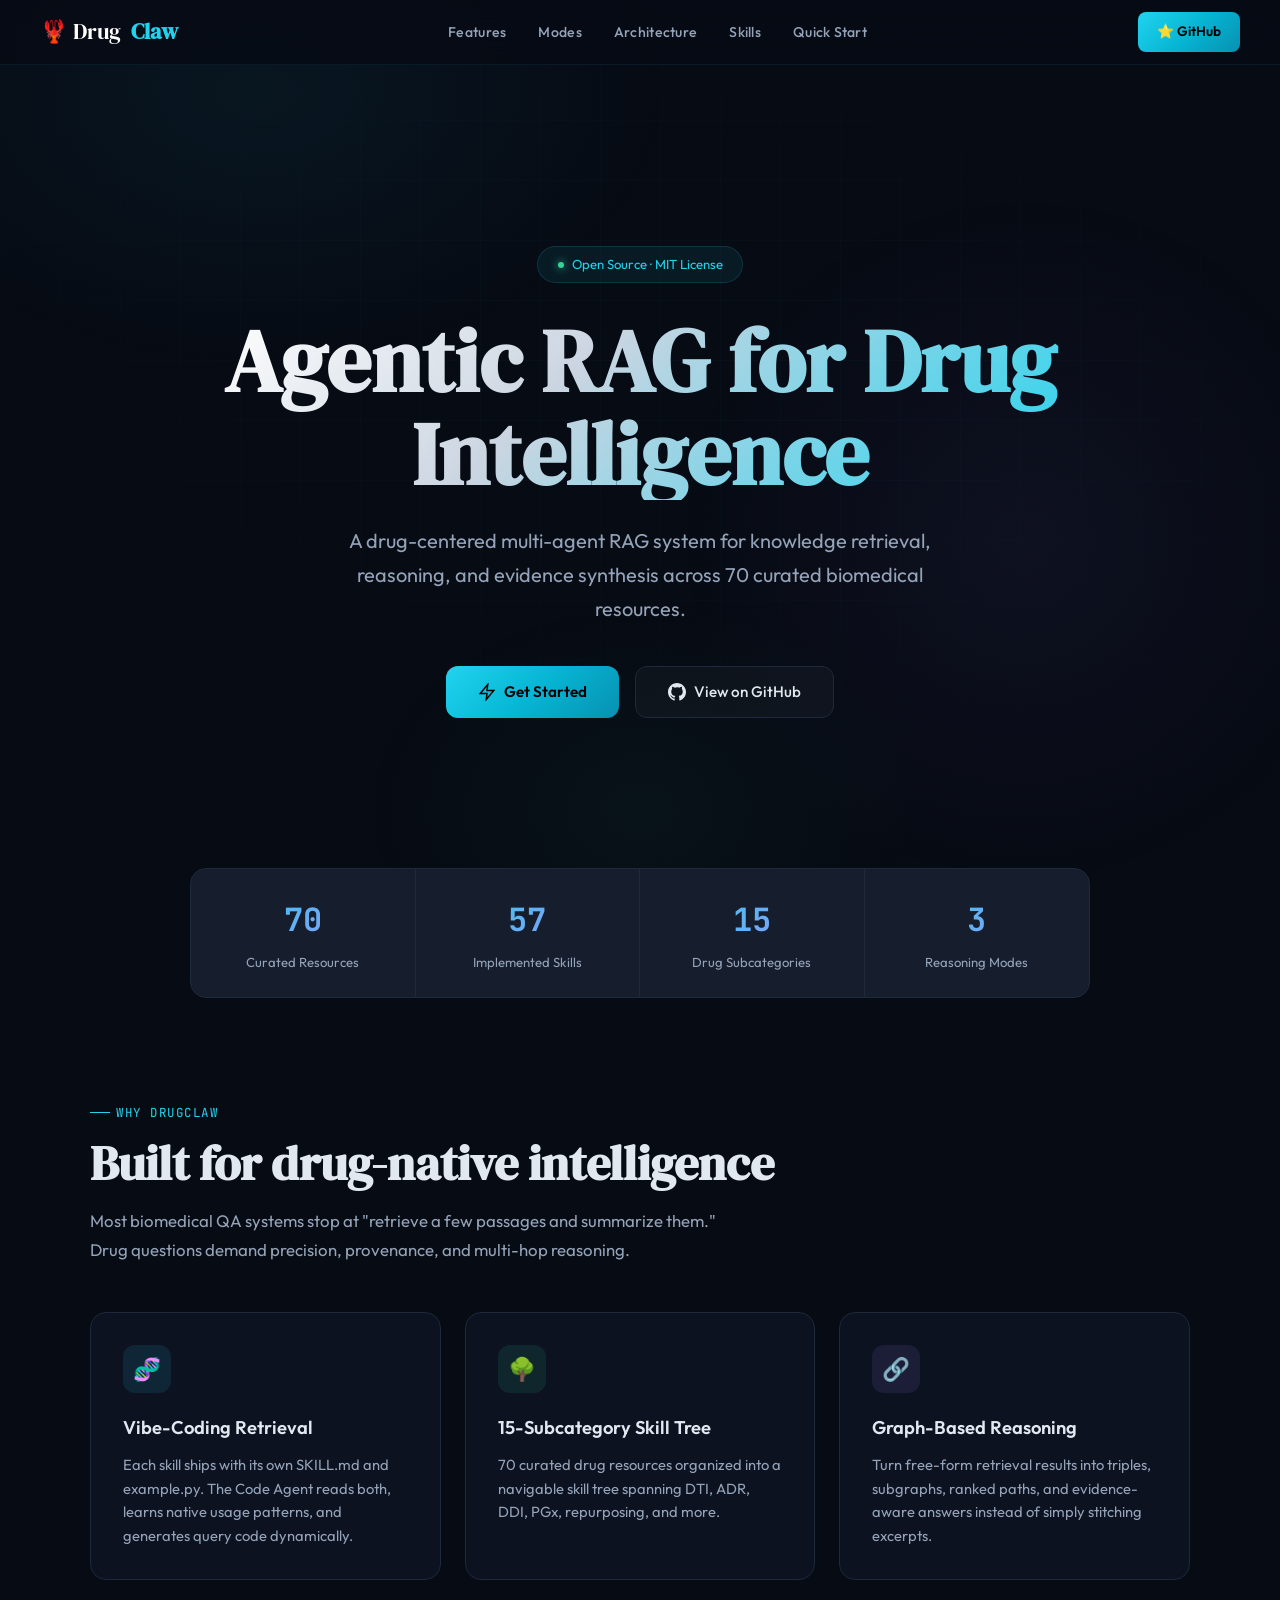
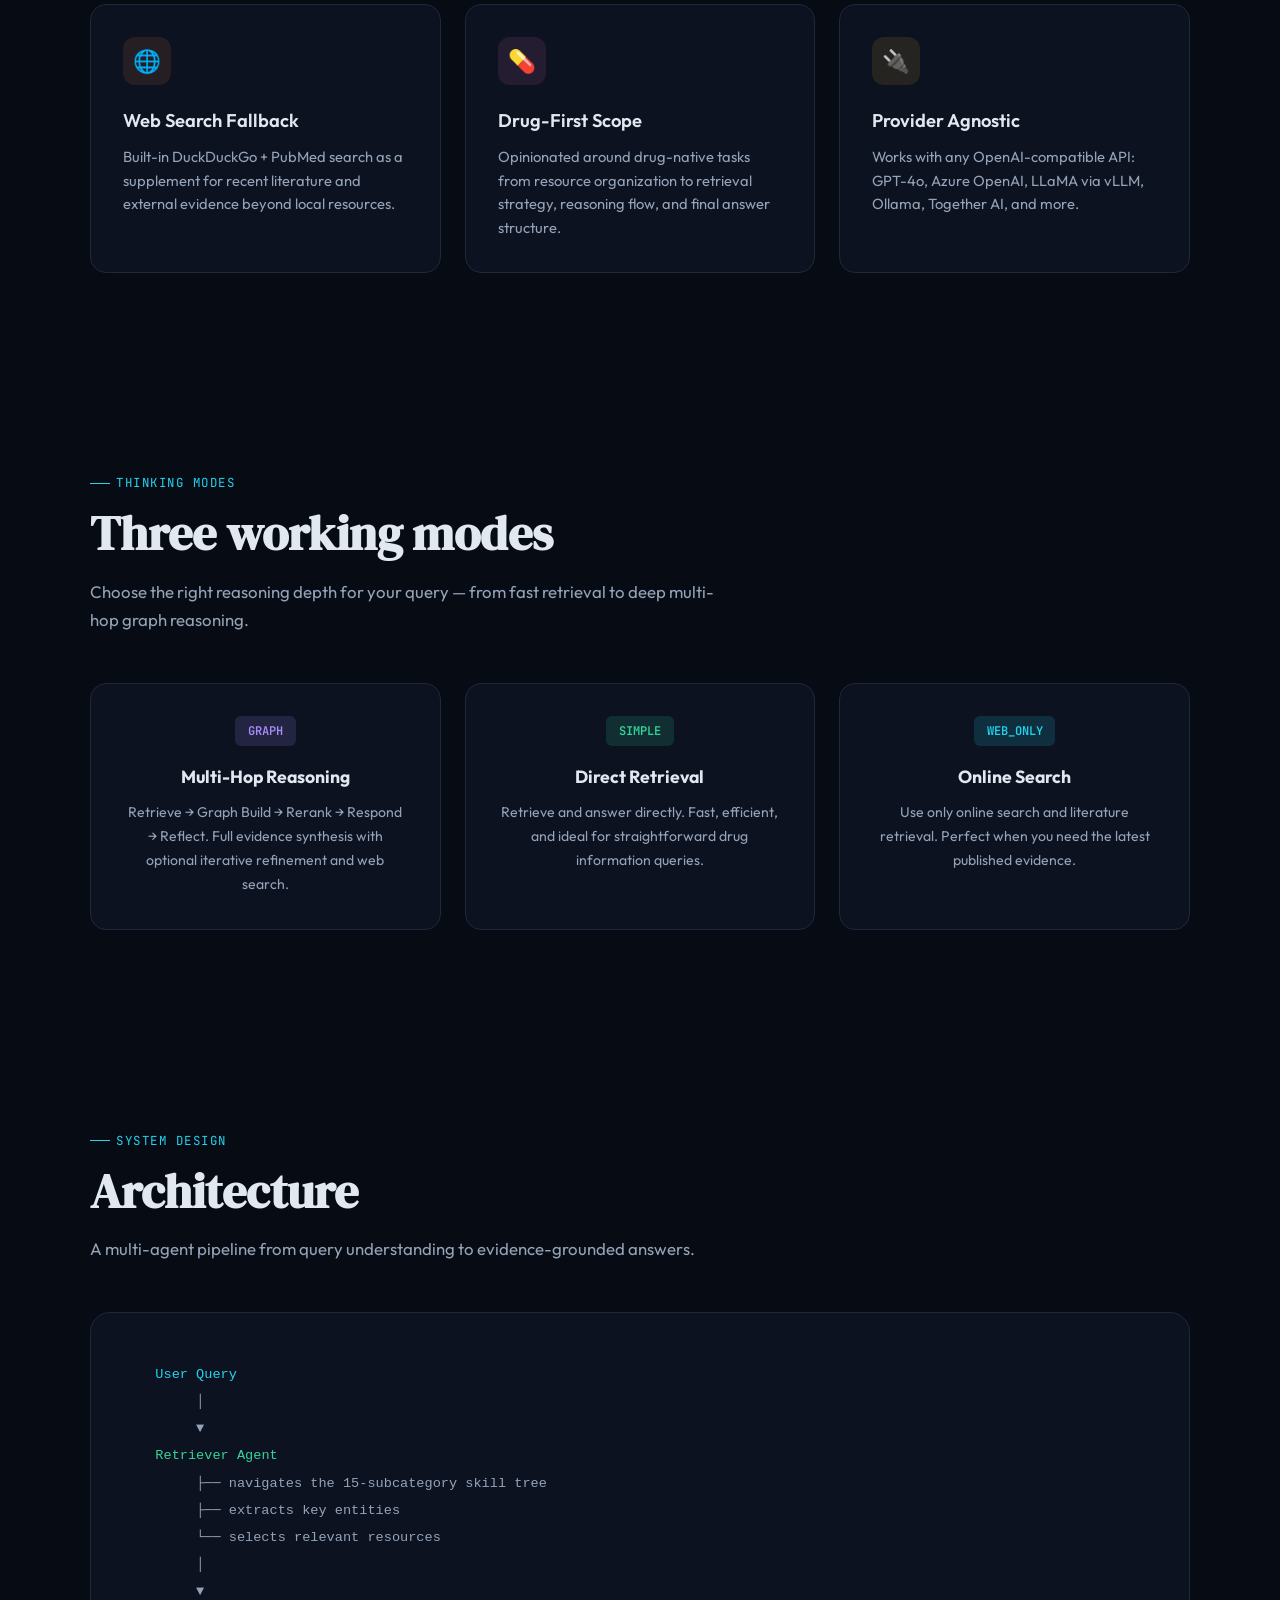
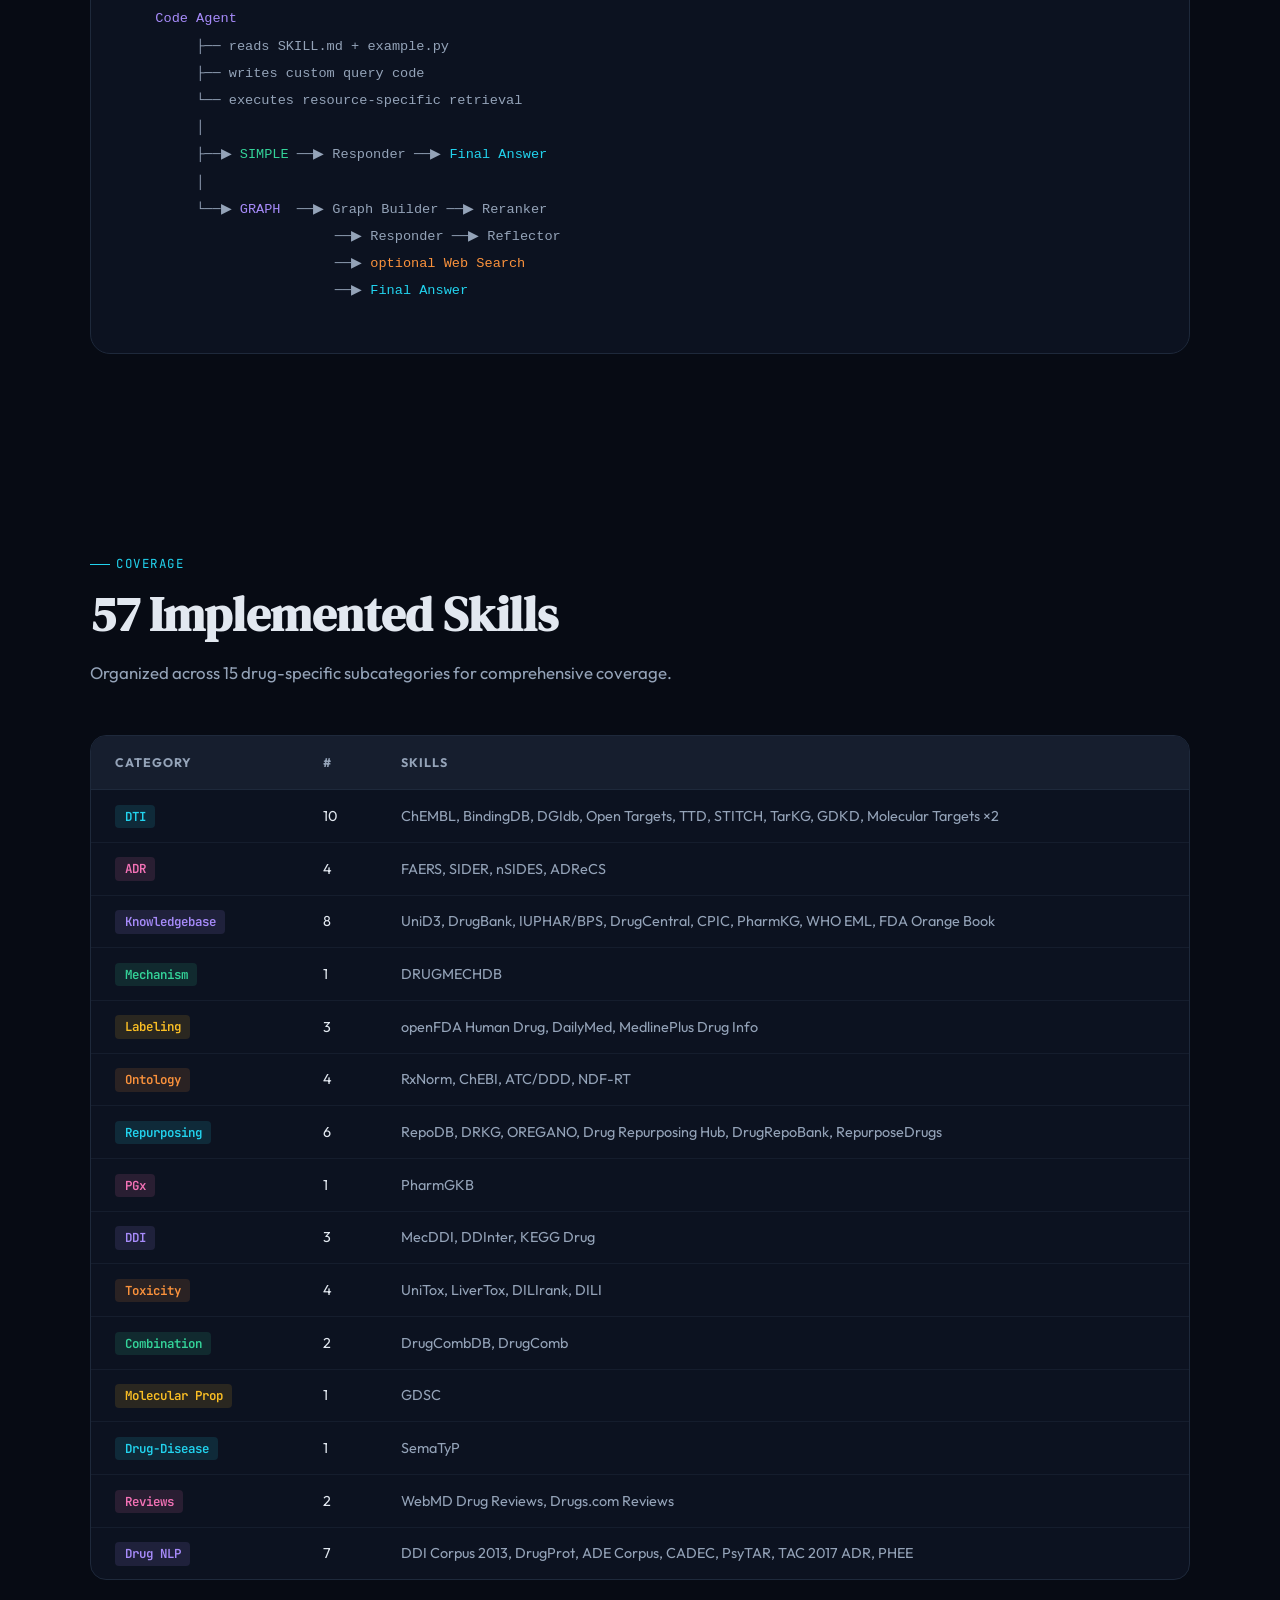
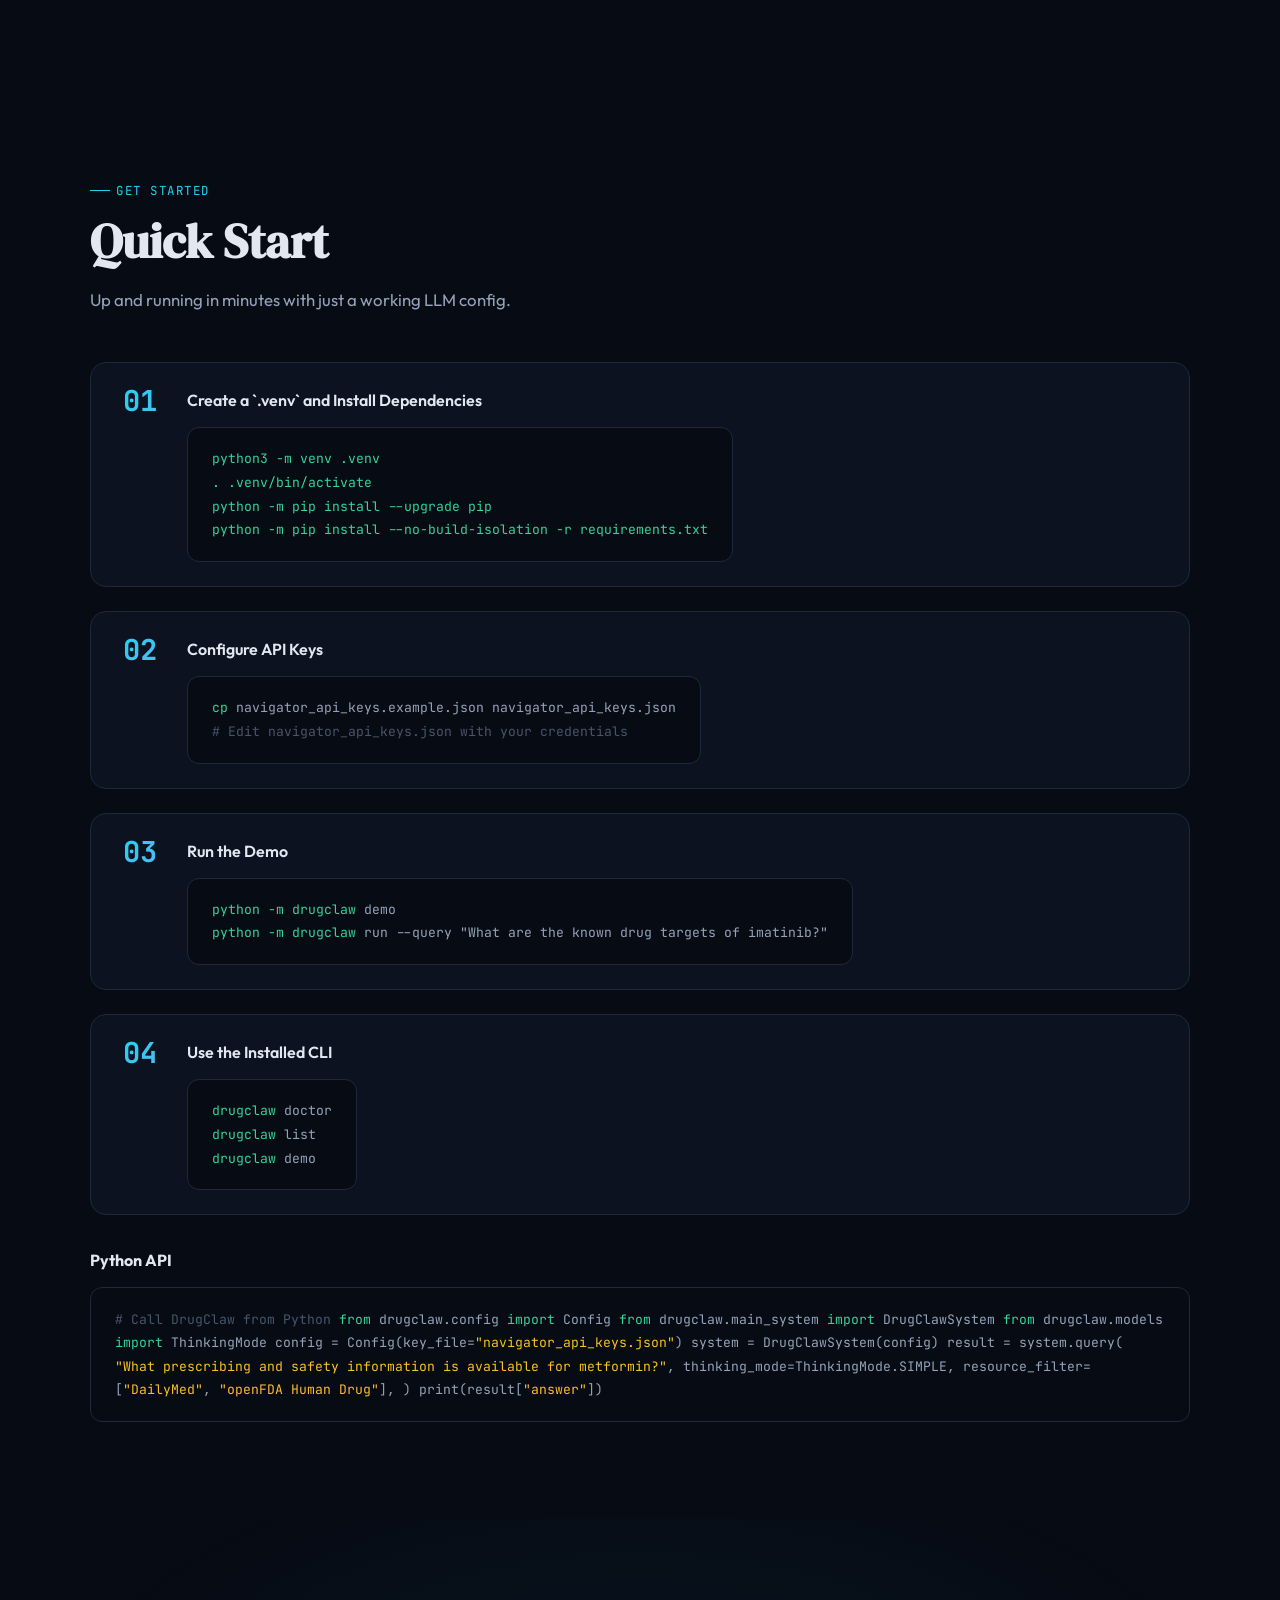
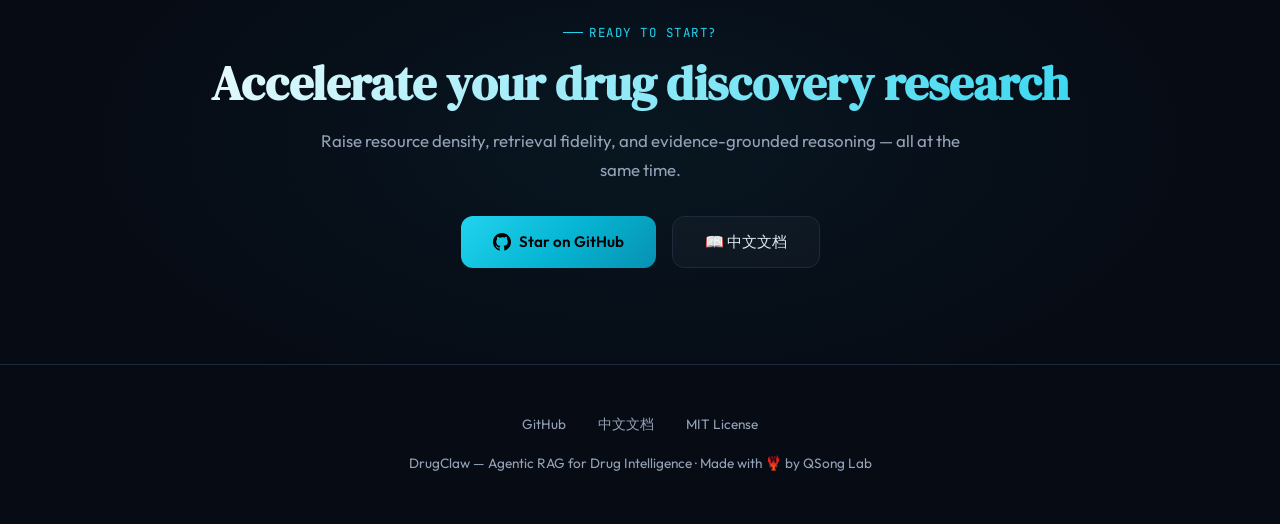
<file: docs/index.html>
<!DOCTYPE html>
<html lang="en">
<head>
<meta charset="UTF-8">
<meta name="viewport" content="width=device-width, initial-scale=1.0">
<title>DrugClaw — Agentic RAG for Drug Intelligence</title>
<link rel="preconnect" href="https://fonts.googleapis.com">
<link href="https://fonts.googleapis.com/css2?family=DM+Serif+Display&family=JetBrains+Mono:wght@400;500&family=Outfit:wght@300;400;500;600;700&display=swap" rel="stylesheet">
<style>
  *,*::before,*::after{box-sizing:border-box;margin:0;padding:0}
  :root{
    --bg:#070b14;
    --bg2:#0c1220;
    --bg3:#111827;
    --surface:#161e2e;
    --border:#1e293b;
    --text:#e2e8f0;
    --text-muted:#94a3b8;
    --accent:#22d3ee;
    --accent2:#06b6d4;
    --green:#34d399;
    --purple:#a78bfa;
    --orange:#fb923c;
    --pink:#f472b6;
    --yellow:#fbbf24;
    --grad1:linear-gradient(135deg,#22d3ee 0%,#06b6d4 50%,#0891b2 100%);
    --grad2:linear-gradient(135deg,#22d3ee 0%,#a78bfa 100%);
    --glow:0 0 30px rgba(34,211,238,0.15);
  }
  html{scroll-behavior:smooth}
  body{
    font-family:'Outfit',sans-serif;
    background:var(--bg);
    color:var(--text);
    line-height:1.7;
    overflow-x:hidden;
  }
  a{color:var(--accent);text-decoration:none;transition:color .2s}
  a:hover{color:#67e8f9}

  /* ── ANIMATED BG ── */
  .bg-grid{
    position:fixed;inset:0;z-index:0;pointer-events:none;
    background-image:
      radial-gradient(ellipse 600px 400px at 20% 10%,rgba(34,211,238,0.06) 0%,transparent 70%),
      radial-gradient(ellipse 500px 500px at 80% 60%,rgba(167,139,250,0.05) 0%,transparent 70%),
      radial-gradient(ellipse 400px 300px at 50% 90%,rgba(52,211,153,0.04) 0%,transparent 70%);
  }
  .bg-grid::after{
    content:'';position:absolute;inset:0;
    background-image:
      linear-gradient(rgba(34,211,238,0.03) 1px,transparent 1px),
      linear-gradient(90deg,rgba(34,211,238,0.03) 1px,transparent 1px);
    background-size:60px 60px;
    mask-image:radial-gradient(ellipse 80% 60% at 50% 40%,black,transparent);
  }

  /* ── NAV ── */
  nav{
    position:fixed;top:0;left:0;right:0;z-index:100;
    backdrop-filter:blur(20px);
    background:rgba(7,11,20,0.8);
    border-bottom:1px solid rgba(34,211,238,0.08);
    padding:0 2rem;
  }
  .nav-inner{
    max-width:1200px;margin:0 auto;
    display:flex;align-items:center;justify-content:space-between;
    height:64px;
  }
  .nav-logo{
    font-family:'DM Serif Display',serif;
    font-size:1.4rem;color:#fff;
    display:flex;align-items:center;gap:.6rem;
  }
  .nav-logo .claw{color:var(--accent);font-weight:700}
  .nav-links{display:flex;gap:2rem;list-style:none}
  .nav-links a{
    color:var(--text-muted);font-size:.88rem;font-weight:500;
    letter-spacing:.02em;transition:color .2s;
  }
  .nav-links a:hover{color:#fff}
  .nav-cta{
    background:var(--grad1);color:#000;
    padding:.5rem 1.2rem;border-radius:8px;
    font-weight:600;font-size:.85rem;
    transition:transform .2s,box-shadow .2s;
  }
  .nav-cta:hover{
    transform:translateY(-1px);
    box-shadow:0 4px 20px rgba(34,211,238,0.3);
    color:#000;
  }

  /* ── HERO ── */
  .hero{
    position:relative;z-index:1;
    min-height:100vh;
    display:flex;align-items:center;justify-content:center;
    text-align:center;
    padding:8rem 2rem 4rem;
  }
  .hero-content{max-width:860px}

  .hero-badge{
    display:inline-flex;align-items:center;gap:.5rem;
    background:rgba(34,211,238,0.08);
    border:1px solid rgba(34,211,238,0.15);
    border-radius:100px;padding:.4rem 1.2rem;
    font-size:.82rem;color:var(--accent);
    margin-bottom:2rem;
    animation:fadeUp .8s ease both;
  }
  .hero-badge .dot{
    width:6px;height:6px;border-radius:50%;
    background:var(--green);
    box-shadow:0 0 8px var(--green);
    animation:pulse 2s infinite;
  }

  .hero h1{
    font-family:'DM Serif Display',serif;
    font-size:clamp(3rem,7vw,5.5rem);
    line-height:1.05;
    background:linear-gradient(135deg,#fff 0%,#cbd5e1 40%,var(--accent) 100%);
    -webkit-background-clip:text;-webkit-text-fill-color:transparent;
    margin-bottom:1.5rem;
    animation:fadeUp .8s .1s ease both;
  }
  .hero p{
    font-size:clamp(1.05rem,2vw,1.25rem);
    color:var(--text-muted);
    max-width:640px;margin:0 auto 2.5rem;
    animation:fadeUp .8s .2s ease both;
  }
  .hero-actions{
    display:flex;gap:1rem;justify-content:center;flex-wrap:wrap;
    animation:fadeUp .8s .3s ease both;
  }
  .btn-primary{
    background:var(--grad1);color:#000;
    padding:.75rem 2rem;border-radius:12px;
    font-weight:600;font-size:.95rem;
    display:inline-flex;align-items:center;gap:.5rem;
    transition:transform .2s,box-shadow .2s;
  }
  .btn-primary:hover{
    transform:translateY(-2px);color:#000;
    box-shadow:0 8px 30px rgba(34,211,238,0.25);
  }
  .btn-secondary{
    border:1px solid var(--border);
    color:var(--text);padding:.75rem 2rem;border-radius:12px;
    font-weight:500;font-size:.95rem;
    display:inline-flex;align-items:center;gap:.5rem;
    transition:all .2s;background:rgba(255,255,255,0.03);
  }
  .btn-secondary:hover{
    border-color:var(--accent);color:#fff;
    background:rgba(34,211,238,0.05);
  }

  /* ── STATS BAR ── */
  .stats-bar{
    position:relative;z-index:1;
    max-width:900px;margin:-2rem auto 0;
    display:grid;grid-template-columns:repeat(4,1fr);
    background:var(--surface);
    border:1px solid var(--border);
    border-radius:16px;
    overflow:hidden;
    animation:fadeUp .8s .4s ease both;
  }
  .stat{
    padding:1.5rem;text-align:center;
    border-right:1px solid var(--border);
    transition:background .3s;
  }
  .stat:last-child{border-right:none}
  .stat:hover{background:rgba(34,211,238,0.03)}
  .stat-num{
    font-family:'JetBrains Mono',monospace;
    font-size:2rem;font-weight:700;
    background:var(--grad2);
    -webkit-background-clip:text;-webkit-text-fill-color:transparent;
  }
  .stat-label{font-size:.82rem;color:var(--text-muted);margin-top:.2rem}

  /* ── SECTIONS ── */
  section{position:relative;z-index:1;padding:6rem 2rem}
  .container{max-width:1100px;margin:0 auto}
  .section-label{
    display:inline-flex;align-items:center;gap:.4rem;
    font-family:'JetBrains Mono',monospace;
    font-size:.78rem;color:var(--accent);
    text-transform:uppercase;letter-spacing:.12em;
    margin-bottom:.8rem;
  }
  .section-label::before{
    content:'';width:20px;height:1px;background:var(--accent);
  }
  .section-title{
    font-family:'DM Serif Display',serif;
    font-size:clamp(2rem,4vw,3rem);
    line-height:1.15;margin-bottom:1rem;
  }
  .section-desc{
    font-size:1.05rem;color:var(--text-muted);
    max-width:640px;margin-bottom:3rem;
  }

  /* ── FEATURES GRID ── */
  .features-grid{
    display:grid;
    grid-template-columns:repeat(auto-fit,minmax(300px,1fr));
    gap:1.5rem;
  }
  .feature-card{
    background:var(--bg2);
    border:1px solid var(--border);
    border-radius:16px;
    padding:2rem;
    transition:all .3s;
    position:relative;overflow:hidden;
  }
  .feature-card::before{
    content:'';position:absolute;top:0;left:0;right:0;
    height:2px;background:var(--grad1);
    opacity:0;transition:opacity .3s;
  }
  .feature-card:hover{
    border-color:rgba(34,211,238,0.2);
    transform:translateY(-4px);
    box-shadow:var(--glow);
  }
  .feature-card:hover::before{opacity:1}
  .feature-icon{
    width:48px;height:48px;border-radius:12px;
    display:flex;align-items:center;justify-content:center;
    font-size:1.4rem;margin-bottom:1.2rem;
  }
  .feature-card h3{font-size:1.15rem;font-weight:600;margin-bottom:.6rem}
  .feature-card p{font-size:.92rem;color:var(--text-muted);line-height:1.6}

  .ic-cyan{background:rgba(34,211,238,0.1)}
  .ic-green{background:rgba(52,211,153,0.1)}
  .ic-purple{background:rgba(167,139,250,0.1)}
  .ic-orange{background:rgba(251,146,60,0.1)}
  .ic-pink{background:rgba(244,114,182,0.1)}
  .ic-yellow{background:rgba(251,191,36,0.1)}

  /* ── MODES ── */
  .modes-grid{
    display:grid;grid-template-columns:repeat(3,1fr);gap:1.5rem;
  }
  .mode-card{
    background:var(--bg2);
    border:1px solid var(--border);
    border-radius:16px;padding:2rem;
    text-align:center;transition:all .3s;
  }
  .mode-card:hover{
    border-color:rgba(34,211,238,0.2);
    transform:translateY(-4px);box-shadow:var(--glow);
  }
  .mode-tag{
    display:inline-block;
    font-family:'JetBrains Mono',monospace;
    font-size:.75rem;font-weight:600;
    padding:.3rem .8rem;border-radius:6px;
    margin-bottom:1rem;
  }
  .mode-graph .mode-tag{background:rgba(167,139,250,0.15);color:var(--purple)}
  .mode-simple .mode-tag{background:rgba(52,211,153,0.15);color:var(--green)}
  .mode-web .mode-tag{background:rgba(34,211,238,0.15);color:var(--accent)}
  .mode-card h3{font-size:1.1rem;margin-bottom:.6rem}
  .mode-card p{font-size:.88rem;color:var(--text-muted)}

  /* ── ARCHITECTURE ── */
  .arch-box{
    background:var(--bg2);border:1px solid var(--border);
    border-radius:20px;padding:3rem;
    font-family:'JetBrains Mono',monospace;
    font-size:.85rem;line-height:2;
    color:var(--text-muted);
    overflow-x:auto;
    position:relative;
  }
  .arch-box .hl{color:var(--accent);font-weight:500}
  .arch-box .hl2{color:var(--green);font-weight:500}
  .arch-box .hl3{color:var(--purple);font-weight:500}
  .arch-box .hl4{color:var(--orange);font-weight:500}

  /* ── SKILLS TABLE ── */
  .skills-table-wrap{
    background:var(--bg2);border:1px solid var(--border);
    border-radius:16px;overflow:hidden;
  }
  .skills-table{width:100%;border-collapse:collapse}
  .skills-table th{
    text-align:left;padding:1rem 1.5rem;
    font-size:.78rem;text-transform:uppercase;
    letter-spacing:.08em;color:var(--text-muted);
    background:var(--surface);
    border-bottom:1px solid var(--border);
  }
  .skills-table td{
    padding:.85rem 1.5rem;
    border-bottom:1px solid rgba(30,41,59,0.5);
    font-size:.9rem;
  }
  .skills-table tr:last-child td{border-bottom:none}
  .skills-table tr:hover td{background:rgba(34,211,238,0.02)}
  .cat-tag{
    font-family:'JetBrains Mono',monospace;
    font-size:.78rem;font-weight:600;
    padding:.2rem .6rem;border-radius:4px;
    white-space:nowrap;
  }
  .ct-dti{background:rgba(34,211,238,0.12);color:var(--accent)}
  .ct-adr{background:rgba(244,114,182,0.12);color:var(--pink)}
  .ct-kb{background:rgba(167,139,250,0.12);color:var(--purple)}
  .ct-mech{background:rgba(52,211,153,0.12);color:var(--green)}
  .ct-label{background:rgba(251,191,36,0.12);color:var(--yellow)}
  .ct-onto{background:rgba(251,146,60,0.12);color:var(--orange)}
  .ct-repo{background:rgba(34,211,238,0.12);color:var(--accent)}
  .ct-pgx{background:rgba(244,114,182,0.12);color:var(--pink)}
  .ct-ddi{background:rgba(167,139,250,0.12);color:var(--purple)}
  .ct-tox{background:rgba(251,146,60,0.12);color:var(--orange)}
  .ct-comb{background:rgba(52,211,153,0.12);color:var(--green)}
  .ct-mol{background:rgba(251,191,36,0.12);color:var(--yellow)}
  .ct-dis{background:rgba(34,211,238,0.12);color:var(--accent)}
  .ct-rev{background:rgba(244,114,182,0.12);color:var(--pink)}
  .ct-nlp{background:rgba(167,139,250,0.12);color:var(--purple)}
  .skill-list{color:var(--text-muted);font-size:.85rem}

  /* ── QUICKSTART ── */
  .steps{display:flex;flex-direction:column;gap:1.5rem}
  .step{
    display:flex;gap:1.5rem;
    background:var(--bg2);border:1px solid var(--border);
    border-radius:16px;padding:1.5rem 2rem;
    transition:all .3s;
  }
  .step:hover{border-color:rgba(34,211,238,0.15)}
  .step-num{
    font-family:'JetBrains Mono',monospace;
    font-size:1.8rem;font-weight:700;
    background:var(--grad2);
    -webkit-background-clip:text;-webkit-text-fill-color:transparent;
    line-height:1;min-width:40px;
  }
  .step h3{font-size:1rem;font-weight:600;margin-bottom:.4rem}
  .step p{font-size:.9rem;color:var(--text-muted)}
  .step code{
    font-family:'JetBrains Mono',monospace;
    font-size:.82rem;
    background:rgba(34,211,238,0.08);
    color:var(--accent);
    padding:.15rem .5rem;border-radius:4px;
  }

  /* ── CODE BLOCK ── */
  .code-block{
    background:var(--bg);
    border:1px solid var(--border);
    border-radius:12px;
    padding:1.2rem 1.5rem;
    font-family:'JetBrains Mono',monospace;
    font-size:.82rem;
    line-height:1.8;
    overflow-x:auto;
    margin-top:.8rem;
    color:var(--text-muted);
  }
  .code-block .cmd{color:var(--green)}
  .code-block .comment{color:#475569}

  /* ── CTA ── */
  .cta-section{
    text-align:center;
    background:
      radial-gradient(ellipse 600px 300px at 50% 50%,rgba(34,211,238,0.06),transparent);
  }
  .cta-section .section-title{
    background:linear-gradient(135deg,#fff,var(--accent));
    -webkit-background-clip:text;-webkit-text-fill-color:transparent;
  }

  /* ── FOOTER ── */
  footer{
    position:relative;z-index:1;
    border-top:1px solid var(--border);
    padding:3rem 2rem;text-align:center;
    color:var(--text-muted);font-size:.85rem;
  }
  footer .foot-links{
    display:flex;gap:2rem;justify-content:center;
    margin-bottom:1rem;
  }
  footer a{color:var(--text-muted)}
  footer a:hover{color:var(--accent)}

  /* ── ANIMATIONS ── */
  @keyframes fadeUp{
    from{opacity:0;transform:translateY(24px)}
    to{opacity:1;transform:translateY(0)}
  }
  @keyframes pulse{
    0%,100%{opacity:1}50%{opacity:.4}
  }
  .fade-in{opacity:0;transform:translateY(30px);transition:all .7s ease}
  .fade-in.visible{opacity:1;transform:translateY(0)}

  /* ── RESPONSIVE ── */
  @media(max-width:768px){
    .nav-links{display:none}
    .stats-bar{grid-template-columns:repeat(2,1fr)}
    .stat{border-bottom:1px solid var(--border)}
    .modes-grid{grid-template-columns:1fr}
    .step{flex-direction:column;gap:.8rem}
    .hero{padding:7rem 1.5rem 4rem}
    .arch-box{padding:1.5rem;font-size:.75rem}
    .skills-table td,.skills-table th{padding:.7rem 1rem}
    section{padding:4rem 1.5rem}
  }

  /* ── MOLECULAR DECORATION ── */
  .molecule{
    position:absolute;border-radius:50%;pointer-events:none;
    animation:float 8s ease-in-out infinite;
  }
  @keyframes float{
    0%,100%{transform:translateY(0) rotate(0deg)}
    50%{transform:translateY(-20px) rotate(180deg)}
  }
</style>
</head>
<body>

<div class="bg-grid"></div>

<!-- NAV -->
<nav>
  <div class="nav-inner">
    <div class="nav-logo">🦞 Drug<span class="claw">Claw</span></div>
    <ul class="nav-links">
      <li><a href="#features">Features</a></li>
      <li><a href="#modes">Modes</a></li>
      <li><a href="#architecture">Architecture</a></li>
      <li><a href="#skills">Skills</a></li>
      <li><a href="#quickstart">Quick Start</a></li>
    </ul>
    <a href="https://github.com/QSong-github/DrugClaw" class="nav-cta" target="_blank">⭐ GitHub</a>
  </div>
</nav>

<!-- HERO -->
<section class="hero">
  <div class="hero-content">
    <div class="hero-badge">
      <span class="dot"></span>
      Open Source · MIT License
    </div>
    <h1>Agentic RAG for Drug Intelligence</h1>
    <p>A drug-centered multi-agent RAG system for knowledge retrieval, reasoning, and evidence synthesis across 70 curated biomedical resources.</p>
    <div class="hero-actions">
      <a href="#quickstart" class="btn-primary">
        <svg width="18" height="18" viewBox="0 0 24 24" fill="none" stroke="currentColor" stroke-width="2"><path d="M13 2L3 14h9l-1 8 10-12h-9l1-8z"/></svg>
        Get Started
      </a>
      <a href="https://github.com/QSong-github/DrugClaw" class="btn-secondary" target="_blank">
        <svg width="18" height="18" viewBox="0 0 24 24" fill="currentColor"><path d="M12 0C5.37 0 0 5.37 0 12c0 5.3 3.438 9.8 8.205 11.387.6.113.82-.258.82-.577v-2.234c-3.338.726-4.033-1.416-4.033-1.416-.546-1.387-1.333-1.756-1.333-1.756-1.089-.745.083-.73.083-.73 1.205.085 1.838 1.236 1.838 1.236 1.07 1.835 2.809 1.305 3.495.998.108-.776.418-1.305.762-1.604-2.665-.305-5.467-1.334-5.467-5.931 0-1.311.469-2.381 1.236-3.221-.124-.303-.535-1.524.117-3.176 0 0 1.008-.322 3.3 1.23A11.51 11.51 0 0112 5.803c1.02.005 2.047.138 3.006.404 2.29-1.552 3.297-1.23 3.297-1.23.653 1.652.242 2.873.118 3.176.77.84 1.235 1.91 1.235 3.221 0 4.609-2.807 5.624-5.479 5.921.43.372.823 1.102.823 2.222v3.293c0 .322.218.694.825.576C20.565 21.796 24 17.3 24 12 24 5.37 18.627 0 12 0z"/></svg>
        View on GitHub
      </a>
    </div>
  </div>
</section>

<!-- STATS -->
<div class="stats-bar">
  <div class="stat">
    <div class="stat-num">70</div>
    <div class="stat-label">Curated Resources</div>
  </div>
  <div class="stat">
    <div class="stat-num">57</div>
    <div class="stat-label">Implemented Skills</div>
  </div>
  <div class="stat">
    <div class="stat-num">15</div>
    <div class="stat-label">Drug Subcategories</div>
  </div>
  <div class="stat">
    <div class="stat-num">3</div>
    <div class="stat-label">Reasoning Modes</div>
  </div>
</div>

<!-- FEATURES -->
<section id="features">
  <div class="container fade-in">
    <div class="section-label">Why DrugClaw</div>
    <h2 class="section-title">Built for drug-native intelligence</h2>
    <p class="section-desc">Most biomedical QA systems stop at "retrieve a few passages and summarize them." Drug questions demand precision, provenance, and multi-hop reasoning.</p>
    <div class="features-grid">
      <div class="feature-card">
        <div class="feature-icon ic-cyan">🧬</div>
        <h3>Vibe-Coding Retrieval</h3>
        <p>Each skill ships with its own SKILL.md and example.py. The Code Agent reads both, learns native usage patterns, and generates query code dynamically.</p>
      </div>
      <div class="feature-card">
        <div class="feature-icon ic-green">🌳</div>
        <h3>15-Subcategory Skill Tree</h3>
        <p>70 curated drug resources organized into a navigable skill tree spanning DTI, ADR, DDI, PGx, repurposing, and more.</p>
      </div>
      <div class="feature-card">
        <div class="feature-icon ic-purple">🔗</div>
        <h3>Graph-Based Reasoning</h3>
        <p>Turn free-form retrieval results into triples, subgraphs, ranked paths, and evidence-aware answers instead of simply stitching excerpts.</p>
      </div>
      <div class="feature-card">
        <div class="feature-icon ic-orange">🌐</div>
        <h3>Web Search Fallback</h3>
        <p>Built-in DuckDuckGo + PubMed search as a supplement for recent literature and external evidence beyond local resources.</p>
      </div>
      <div class="feature-card">
        <div class="feature-icon ic-pink">💊</div>
        <h3>Drug-First Scope</h3>
        <p>Opinionated around drug-native tasks from resource organization to retrieval strategy, reasoning flow, and final answer structure.</p>
      </div>
      <div class="feature-card">
        <div class="feature-icon ic-yellow">🔌</div>
        <h3>Provider Agnostic</h3>
        <p>Works with any OpenAI-compatible API: GPT-4o, Azure OpenAI, LLaMA via vLLM, Ollama, Together AI, and more.</p>
      </div>
    </div>
  </div>
</section>

<!-- MODES -->
<section id="modes">
  <div class="container fade-in">
    <div class="section-label">Thinking Modes</div>
    <h2 class="section-title">Three working modes</h2>
    <p class="section-desc">Choose the right reasoning depth for your query — from fast retrieval to deep multi-hop graph reasoning.</p>
    <div class="modes-grid">
      <div class="mode-card mode-graph">
        <div class="mode-tag">GRAPH</div>
        <h3>Multi-Hop Reasoning</h3>
        <p>Retrieve → Graph Build → Rerank → Respond → Reflect. Full evidence synthesis with optional iterative refinement and web search.</p>
      </div>
      <div class="mode-card mode-simple">
        <div class="mode-tag">SIMPLE</div>
        <h3>Direct Retrieval</h3>
        <p>Retrieve and answer directly. Fast, efficient, and ideal for straightforward drug information queries.</p>
      </div>
      <div class="mode-card mode-web">
        <div class="mode-tag">WEB_ONLY</div>
        <h3>Online Search</h3>
        <p>Use only online search and literature retrieval. Perfect when you need the latest published evidence.</p>
      </div>
    </div>
  </div>
</section>

<!-- ARCHITECTURE -->
<section id="architecture">
  <div class="container fade-in">
    <div class="section-label">System Design</div>
    <h2 class="section-title">Architecture</h2>
    <p class="section-desc">A multi-agent pipeline from query understanding to evidence-grounded answers.</p>
    <div class="arch-box">
<pre>
  <span class="hl">User Query</span>
       │
       ▼
  <span class="hl2">Retriever Agent</span>
       ├── navigates the 15-subcategory skill tree
       ├── extracts key entities
       └── selects relevant resources
       │
       ▼
  <span class="hl3">Code Agent</span>
       ├── reads SKILL.md + example.py
       ├── writes custom query code
       └── executes resource-specific retrieval
       │
       ├──▶ <span class="hl2">SIMPLE</span> ──▶ Responder ──▶ <span class="hl">Final Answer</span>
       │
       └──▶ <span class="hl3">GRAPH</span>  ──▶ Graph Builder ──▶ Reranker
                        ──▶ Responder ──▶ Reflector
                        ──▶ <span class="hl4">optional Web Search</span>
                        ──▶ <span class="hl">Final Answer</span>
</pre>
    </div>
  </div>
</section>

<!-- SKILLS -->
<section id="skills">
  <div class="container fade-in">
    <div class="section-label">Coverage</div>
    <h2 class="section-title">57 Implemented Skills</h2>
    <p class="section-desc">Organized across 15 drug-specific subcategories for comprehensive coverage.</p>
    <div class="skills-table-wrap">
      <table class="skills-table">
        <thead>
          <tr><th>Category</th><th>#</th><th>Skills</th></tr>
        </thead>
        <tbody>
          <tr><td><span class="cat-tag ct-dti">DTI</span></td><td>10</td><td class="skill-list">ChEMBL, BindingDB, DGIdb, Open Targets, TTD, STITCH, TarKG, GDKD, Molecular Targets ×2</td></tr>
          <tr><td><span class="cat-tag ct-adr">ADR</span></td><td>4</td><td class="skill-list">FAERS, SIDER, nSIDES, ADReCS</td></tr>
          <tr><td><span class="cat-tag ct-kb">Knowledgebase</span></td><td>8</td><td class="skill-list">UniD3, DrugBank, IUPHAR/BPS, DrugCentral, CPIC, PharmKG, WHO EML, FDA Orange Book</td></tr>
          <tr><td><span class="cat-tag ct-mech">Mechanism</span></td><td>1</td><td class="skill-list">DRUGMECHDB</td></tr>
          <tr><td><span class="cat-tag ct-label">Labeling</span></td><td>3</td><td class="skill-list">openFDA Human Drug, DailyMed, MedlinePlus Drug Info</td></tr>
          <tr><td><span class="cat-tag ct-onto">Ontology</span></td><td>4</td><td class="skill-list">RxNorm, ChEBI, ATC/DDD, NDF-RT</td></tr>
          <tr><td><span class="cat-tag ct-repo">Repurposing</span></td><td>6</td><td class="skill-list">RepoDB, DRKG, OREGANO, Drug Repurposing Hub, DrugRepoBank, RepurposeDrugs</td></tr>
          <tr><td><span class="cat-tag ct-pgx">PGx</span></td><td>1</td><td class="skill-list">PharmGKB</td></tr>
          <tr><td><span class="cat-tag ct-ddi">DDI</span></td><td>3</td><td class="skill-list">MecDDI, DDInter, KEGG Drug</td></tr>
          <tr><td><span class="cat-tag ct-tox">Toxicity</span></td><td>4</td><td class="skill-list">UniTox, LiverTox, DILIrank, DILI</td></tr>
          <tr><td><span class="cat-tag ct-comb">Combination</span></td><td>2</td><td class="skill-list">DrugCombDB, DrugComb</td></tr>
          <tr><td><span class="cat-tag ct-mol">Molecular Prop</span></td><td>1</td><td class="skill-list">GDSC</td></tr>
          <tr><td><span class="cat-tag ct-dis">Drug-Disease</span></td><td>1</td><td class="skill-list">SemaTyP</td></tr>
          <tr><td><span class="cat-tag ct-rev">Reviews</span></td><td>2</td><td class="skill-list">WebMD Drug Reviews, Drugs.com Reviews</td></tr>
          <tr><td><span class="cat-tag ct-nlp">Drug NLP</span></td><td>7</td><td class="skill-list">DDI Corpus 2013, DrugProt, ADE Corpus, CADEC, PsyTAR, TAC 2017 ADR, PHEE</td></tr>
        </tbody>
      </table>
    </div>
  </div>
</section>

<!-- QUICK START -->
<section id="quickstart">
  <div class="container fade-in">
    <div class="section-label">Get Started</div>
    <h2 class="section-title">Quick Start</h2>
    <p class="section-desc">Up and running in minutes with just a working LLM config.</p>
    <div class="steps">
      <div class="step">
        <div class="step-num">01</div>
        <div>
          <h3>Create a `.venv` and Install Dependencies</h3>
          <div class="code-block">
            <span class="cmd">python3 -m venv .venv</span><br>
            <span class="cmd">. .venv/bin/activate</span><br>
            <span class="cmd">python -m pip install --upgrade pip</span><br>
            <span class="cmd">python -m pip install --no-build-isolation -r requirements.txt</span>
          </div>
        </div>
      </div>
      <div class="step">
        <div class="step-num">02</div>
        <div>
          <h3>Configure API Keys</h3>
          <div class="code-block">
            <span class="cmd">cp</span> navigator_api_keys.example.json navigator_api_keys.json<br>
            <span class="comment"># Edit navigator_api_keys.json with your credentials</span>
          </div>
        </div>
      </div>
      <div class="step">
        <div class="step-num">03</div>
        <div>
          <h3>Run the Demo</h3>
          <div class="code-block">
            <span class="cmd">python -m drugclaw</span> demo<br>
            <span class="cmd">python -m drugclaw</span> run --query "What are the known drug targets of imatinib?"
          </div>
        </div>
      </div>
      <div class="step">
        <div class="step-num">04</div>
        <div>
          <h3>Use the Installed CLI</h3>
          <div class="code-block">
            <span class="cmd">drugclaw</span> doctor<br>
            <span class="cmd">drugclaw</span> list<br>
            <span class="cmd">drugclaw</span> demo
          </div>
        </div>
      </div>
    </div>

    <!-- Python Usage -->
    <div style="margin-top:2rem">
      <h3 style="font-size:1rem;margin-bottom:.8rem">Python API</h3>
      <div class="code-block">
<span class="comment"># Call DrugClaw from Python</span>
<span class="cmd">from</span> drugclaw.config <span class="cmd">import</span> Config
<span class="cmd">from</span> drugclaw.main_system <span class="cmd">import</span> DrugClawSystem
<span class="cmd">from</span> drugclaw.models <span class="cmd">import</span> ThinkingMode

config = Config(key_file=<span style="color:var(--yellow)">"navigator_api_keys.json"</span>)
system = DrugClawSystem(config)

result = system.query(
    <span style="color:var(--yellow)">"What prescribing and safety information is available for metformin?"</span>,
    thinking_mode=ThinkingMode.SIMPLE,
    resource_filter=[<span style="color:var(--yellow)">"DailyMed"</span>, <span style="color:var(--yellow)">"openFDA Human Drug"</span>],
)
print(result[<span style="color:var(--yellow)">"answer"</span>])
      </div>
    </div>
  </div>
</section>

<!-- CTA -->
<section class="cta-section">
  <div class="container fade-in" style="text-align:center">
    <div class="section-label" style="justify-content:center">Ready to Start?</div>
    <h2 class="section-title" style="margin-bottom:1rem">Accelerate your drug discovery research</h2>
    <p class="section-desc" style="margin:0 auto 2rem">Raise resource density, retrieval fidelity, and evidence-grounded reasoning — all at the same time.</p>
    <div class="hero-actions" style="justify-content:center">
      <a href="https://github.com/QSong-github/DrugClaw" class="btn-primary" target="_blank">
        <svg width="18" height="18" viewBox="0 0 24 24" fill="currentColor"><path d="M12 0C5.37 0 0 5.37 0 12c0 5.3 3.438 9.8 8.205 11.387.6.113.82-.258.82-.577v-2.234c-3.338.726-4.033-1.416-4.033-1.416-.546-1.387-1.333-1.756-1.333-1.756-1.089-.745.083-.73.083-.73 1.205.085 1.838 1.236 1.838 1.236 1.07 1.835 2.809 1.305 3.495.998.108-.776.418-1.305.762-1.604-2.665-.305-5.467-1.334-5.467-5.931 0-1.311.469-2.381 1.236-3.221-.124-.303-.535-1.524.117-3.176 0 0 1.008-.322 3.3 1.23A11.51 11.51 0 0112 5.803c1.02.005 2.047.138 3.006.404 2.29-1.552 3.297-1.23 3.297-1.23.653 1.652.242 2.873.118 3.176.77.84 1.235 1.91 1.235 3.221 0 4.609-2.807 5.624-5.479 5.921.43.372.823 1.102.823 2.222v3.293c0 .322.218.694.825.576C20.565 21.796 24 17.3 24 12 24 5.37 18.627 0 12 0z"/></svg>
        Star on GitHub
      </a>
      <a href="https://github.com/QSong-github/DrugClaw/blob/main/README_CN.md" class="btn-secondary" target="_blank">
        📖 中文文档
      </a>
    </div>
  </div>
</section>

<!-- FOOTER -->
<footer>
  <div class="foot-links">
    <a href="https://github.com/QSong-github/DrugClaw" target="_blank">GitHub</a>
    <a href="https://github.com/QSong-github/DrugClaw/blob/main/README_CN.md" target="_blank">中文文档</a>
    <a href="https://github.com/QSong-github/DrugClaw/blob/main/LICENSE" target="_blank">MIT License</a>
  </div>
  <p>DrugClaw — Agentic RAG for Drug Intelligence · Made with 🦞 by <a href="https://github.com/QSong-github" target="_blank">QSong Lab</a></p>
</footer>

<script>
// Intersection Observer for fade-in animations
const observer = new IntersectionObserver((entries) => {
  entries.forEach(e => {
    if (e.isIntersecting) {
      e.target.classList.add('visible');
      observer.unobserve(e.target);
    }
  });
}, { threshold: 0.1 });
document.querySelectorAll('.fade-in').forEach(el => observer.observe(el));

// Smooth active nav link
const sections = document.querySelectorAll('section[id]');
window.addEventListener('scroll', () => {
  const y = window.scrollY + 100;
  sections.forEach(s => {
    const top = s.offsetTop;
    const h = s.offsetHeight;
    const id = s.getAttribute('id');
    const link = document.querySelector(`.nav-links a[href="#${id}"]`);
    if (link) {
      if (y >= top && y < top + h) {
        link.style.color = '#fff';
      } else {
        link.style.color = '';
      }
    }
  });
});
</script>
</body>
</html>
</file>
